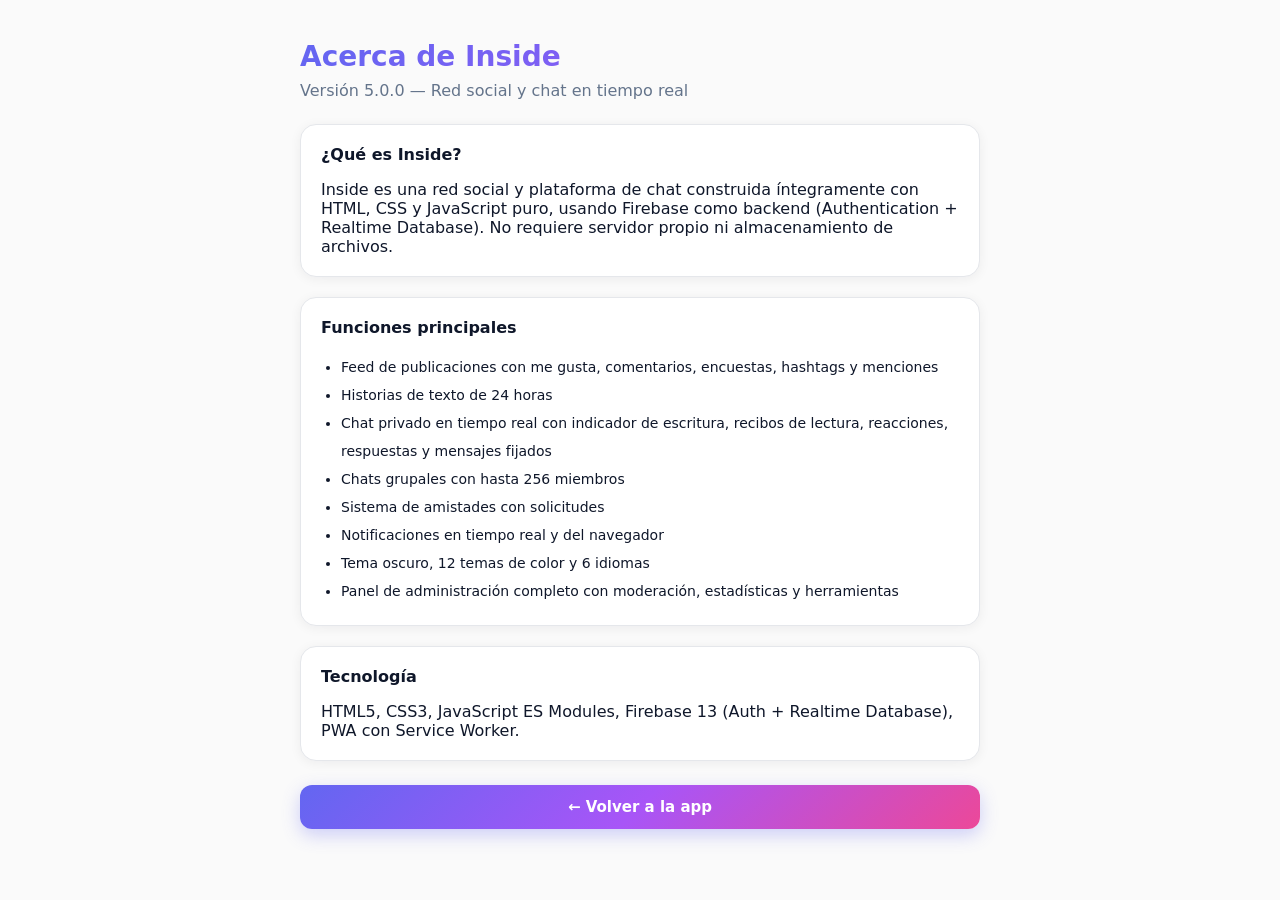
<file: about.html>
<!DOCTYPE html>
<html lang="es"><head><meta charset="UTF-8"><meta name="viewport" content="width=device-width,initial-scale=1"><title>Acerca de — Inside</title><link rel="stylesheet" href="css/style.css"></head>
<body class="app-body" style="max-width:720px;margin:0 auto;padding:40px 20px">
<h1 style="font-size:28px;font-weight:800;margin-bottom:8px;background:linear-gradient(135deg,#6366f1,#a855f7);-webkit-background-clip:text;background-clip:text;-webkit-text-fill-color:transparent">Acerca de Inside</h1>
<p style="color:#64748b;margin-bottom:24px">Versión 5.0.0 — Red social y chat en tiempo real</p>
<div class="card"><h3>¿Qué es Inside?</h3><p>Inside es una red social y plataforma de chat construida íntegramente con HTML, CSS y JavaScript puro, usando Firebase como backend (Authentication + Realtime Database). No requiere servidor propio ni almacenamiento de archivos.</p></div>
<div class="card"><h3>Funciones principales</h3><ul style="padding-left:20px;line-height:2;font-size:14px">
<li>Feed de publicaciones con me gusta, comentarios, encuestas, hashtags y menciones</li>
<li>Historias de texto de 24 horas</li>
<li>Chat privado en tiempo real con indicador de escritura, recibos de lectura, reacciones, respuestas y mensajes fijados</li>
<li>Chats grupales con hasta 256 miembros</li>
<li>Sistema de amistades con solicitudes</li>
<li>Notificaciones en tiempo real y del navegador</li>
<li>Tema oscuro, 12 temas de color y 6 idiomas</li>
<li>Panel de administración completo con moderación, estadísticas y herramientas</li>
</ul></div>
<div class="card"><h3>Tecnología</h3><p>HTML5, CSS3, JavaScript ES Modules, Firebase 13 (Auth + Realtime Database), PWA con Service Worker.</p></div>
<p style="text-align:center;margin-top:24px"><a href="home.html" class="btn-primary" style="display:inline-block;text-decoration:none">← Volver a la app</a></p>
</body></html>
</file>
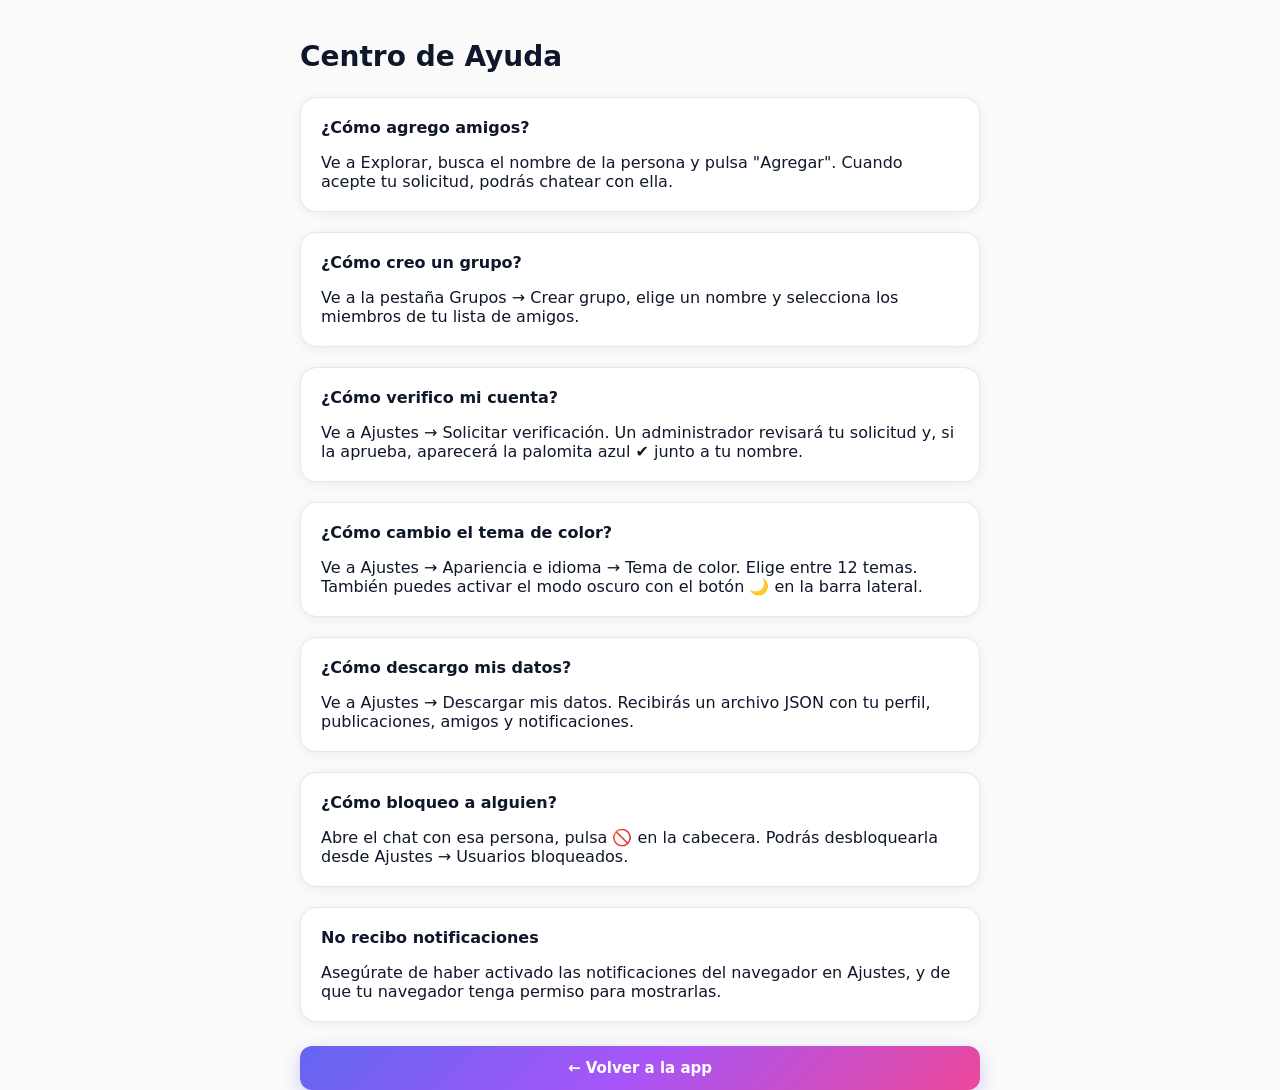
<file: help.html>
<!DOCTYPE html>
<html lang="es"><head><meta charset="UTF-8"><meta name="viewport" content="width=device-width,initial-scale=1"><title>Ayuda — Inside</title><link rel="stylesheet" href="css/style.css"></head>
<body class="app-body" style="max-width:720px;margin:0 auto;padding:40px 20px">
<h1 style="font-size:28px;font-weight:800;margin-bottom:24px">Centro de Ayuda</h1>
<div class="card"><h3>¿Cómo agrego amigos?</h3><p>Ve a Explorar, busca el nombre de la persona y pulsa "Agregar". Cuando acepte tu solicitud, podrás chatear con ella.</p></div>
<div class="card"><h3>¿Cómo creo un grupo?</h3><p>Ve a la pestaña Grupos → Crear grupo, elige un nombre y selecciona los miembros de tu lista de amigos.</p></div>
<div class="card"><h3>¿Cómo verifico mi cuenta?</h3><p>Ve a Ajustes → Solicitar verificación. Un administrador revisará tu solicitud y, si la aprueba, aparecerá la palomita azul ✔ junto a tu nombre.</p></div>
<div class="card"><h3>¿Cómo cambio el tema de color?</h3><p>Ve a Ajustes → Apariencia e idioma → Tema de color. Elige entre 12 temas. También puedes activar el modo oscuro con el botón 🌙 en la barra lateral.</p></div>
<div class="card"><h3>¿Cómo descargo mis datos?</h3><p>Ve a Ajustes → Descargar mis datos. Recibirás un archivo JSON con tu perfil, publicaciones, amigos y notificaciones.</p></div>
<div class="card"><h3>¿Cómo bloqueo a alguien?</h3><p>Abre el chat con esa persona, pulsa 🚫 en la cabecera. Podrás desbloquearla desde Ajustes → Usuarios bloqueados.</p></div>
<div class="card"><h3>No recibo notificaciones</h3><p>Asegúrate de haber activado las notificaciones del navegador en Ajustes, y de que tu navegador tenga permiso para mostrarlas.</p></div>
<p style="text-align:center;margin-top:24px"><a href="home.html" class="btn-primary" style="display:inline-block;text-decoration:none">← Volver a la app</a></p>
</body></html>
</file>
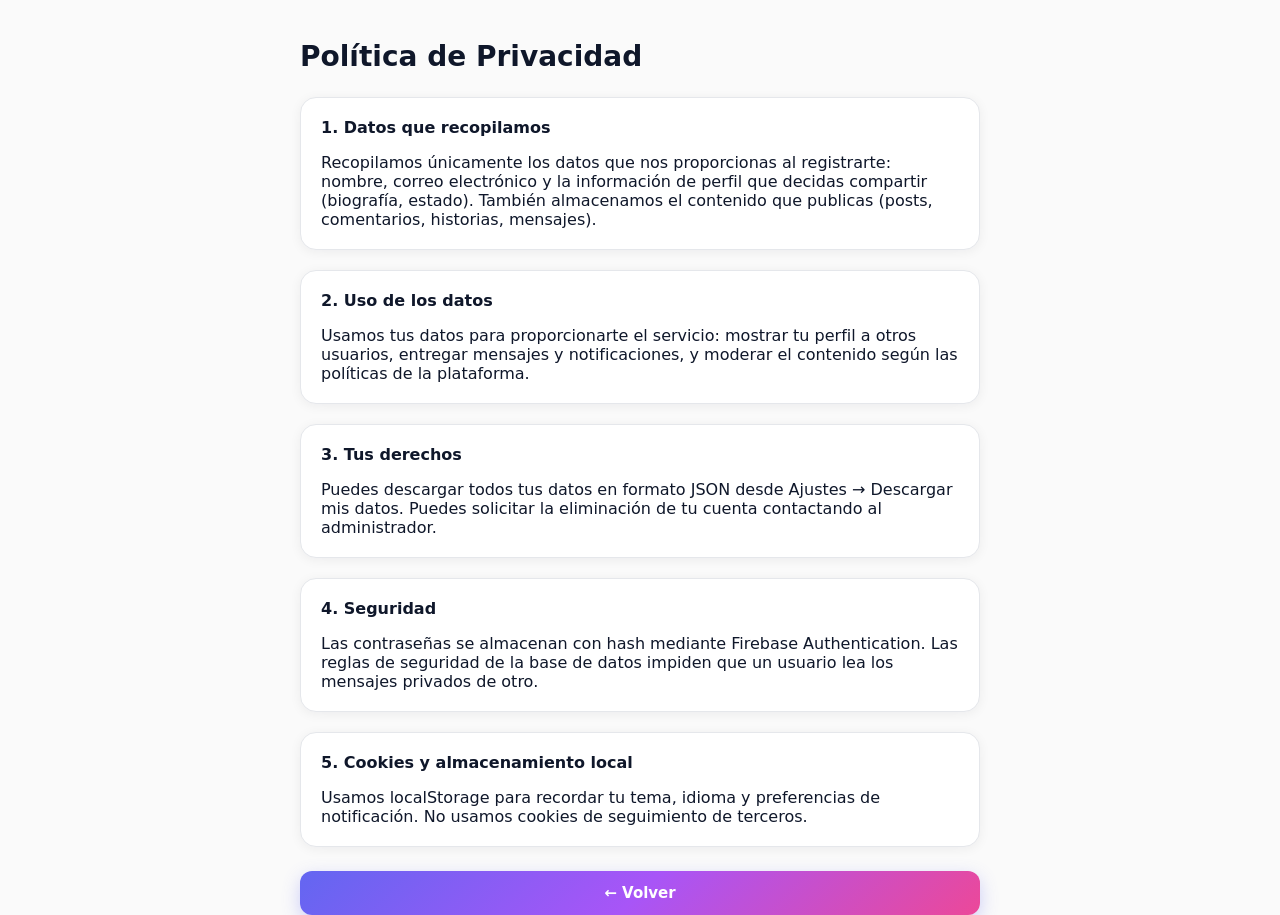
<file: privacy.html>
<!DOCTYPE html>
<html lang="es"><head><meta charset="UTF-8"><meta name="viewport" content="width=device-width,initial-scale=1"><title>Privacidad — Inside</title><link rel="stylesheet" href="css/style.css"></head>
<body class="app-body" style="max-width:720px;margin:0 auto;padding:40px 20px">
<h1 style="font-size:28px;font-weight:800;margin-bottom:24px">Política de Privacidad</h1>
<div class="card"><h3>1. Datos que recopilamos</h3><p>Recopilamos únicamente los datos que nos proporcionas al registrarte: nombre, correo electrónico y la información de perfil que decidas compartir (biografía, estado). También almacenamos el contenido que publicas (posts, comentarios, historias, mensajes).</p></div>
<div class="card"><h3>2. Uso de los datos</h3><p>Usamos tus datos para proporcionarte el servicio: mostrar tu perfil a otros usuarios, entregar mensajes y notificaciones, y moderar el contenido según las políticas de la plataforma.</p></div>
<div class="card"><h3>3. Tus derechos</h3><p>Puedes descargar todos tus datos en formato JSON desde Ajustes → Descargar mis datos. Puedes solicitar la eliminación de tu cuenta contactando al administrador.</p></div>
<div class="card"><h3>4. Seguridad</h3><p>Las contraseñas se almacenan con hash mediante Firebase Authentication. Las reglas de seguridad de la base de datos impiden que un usuario lea los mensajes privados de otro.</p></div>
<div class="card"><h3>5. Cookies y almacenamiento local</h3><p>Usamos localStorage para recordar tu tema, idioma y preferencias de notificación. No usamos cookies de seguimiento de terceros.</p></div>
<p style="text-align:center;margin-top:24px"><a href="home.html" class="btn-primary" style="display:inline-block;text-decoration:none">← Volver</a></p>
</body></html>
</file>
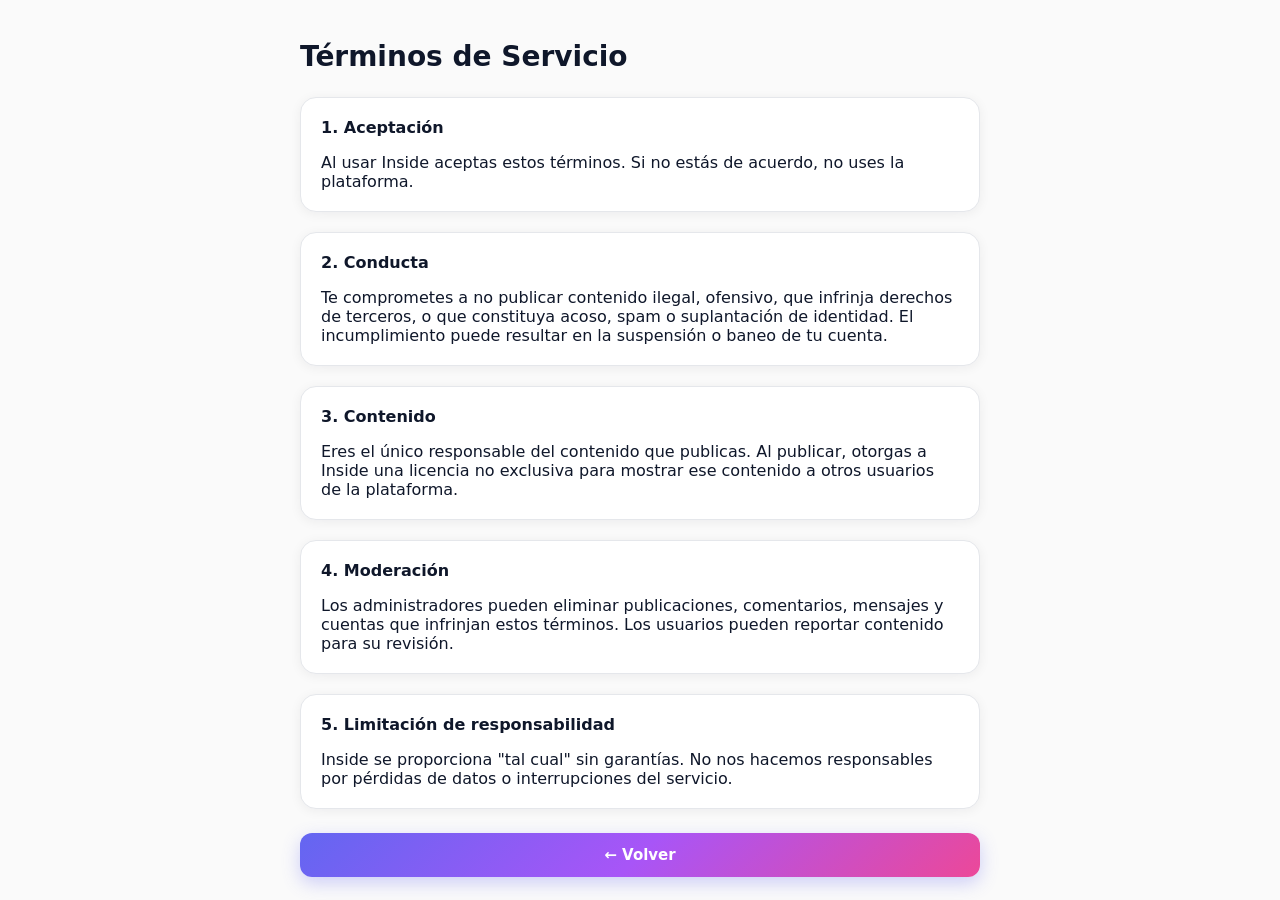
<file: terms.html>
<!DOCTYPE html>
<html lang="es"><head><meta charset="UTF-8"><meta name="viewport" content="width=device-width,initial-scale=1"><title>Términos — Inside</title><link rel="stylesheet" href="css/style.css"></head>
<body class="app-body" style="max-width:720px;margin:0 auto;padding:40px 20px">
<h1 style="font-size:28px;font-weight:800;margin-bottom:24px">Términos de Servicio</h1>
<div class="card"><h3>1. Aceptación</h3><p>Al usar Inside aceptas estos términos. Si no estás de acuerdo, no uses la plataforma.</p></div>
<div class="card"><h3>2. Conducta</h3><p>Te comprometes a no publicar contenido ilegal, ofensivo, que infrinja derechos de terceros, o que constituya acoso, spam o suplantación de identidad. El incumplimiento puede resultar en la suspensión o baneo de tu cuenta.</p></div>
<div class="card"><h3>3. Contenido</h3><p>Eres el único responsable del contenido que publicas. Al publicar, otorgas a Inside una licencia no exclusiva para mostrar ese contenido a otros usuarios de la plataforma.</p></div>
<div class="card"><h3>4. Moderación</h3><p>Los administradores pueden eliminar publicaciones, comentarios, mensajes y cuentas que infrinjan estos términos. Los usuarios pueden reportar contenido para su revisión.</p></div>
<div class="card"><h3>5. Limitación de responsabilidad</h3><p>Inside se proporciona "tal cual" sin garantías. No nos hacemos responsables por pérdidas de datos o interrupciones del servicio.</p></div>
<p style="text-align:center;margin-top:24px"><a href="home.html" class="btn-primary" style="display:inline-block;text-decoration:none">← Volver</a></p>
</body></html>
</file>
<file: css/style.css>
/* Inside v3.0 — Estilo Instagram + Tema oscuro */
:root{
  --grad:linear-gradient(45deg,#f09433,#e6683c 25%,#dc2743 50%,#cc2366 75%,#bc1888);
  --grad2:linear-gradient(135deg,#6366f1,#a855f7,#ec4899);
  --primary:#6366f1;--primary-dark:#4f46e5;--primary-light:#eef2ff;
  --bg:#fafafa;--surface:#fff;--text:#0f172a;--soft:#64748b;--border:#e5e7eb;
  --success:#10b981;--danger:#ef4444;--radius:16px;--shadow:0 2px 12px rgba(15,23,42,.06);--shadow-lg:0 12px 40px rgba(15,23,42,.12);
}
body.dark{
  --bg:#0f1419;--surface:#1c2128;--text:#e6edf3;--soft:#8b949e;--border:#30363d;
  --primary-light:rgba(99,102,241,.18);--shadow:0 2px 12px rgba(0,0,0,.4);--shadow-lg:0 12px 40px rgba(0,0,0,.5);
}
*{margin:0;padding:0;box-sizing:border-box;font-family:'Segoe UI',system-ui,-apple-system,Roboto,sans-serif}
html,body{height:100%}
body{color:var(--text);background:var(--bg);-webkit-font-smoothing:antialiased;transition:background .3s,color .3s}
.hidden{display:none!important}
button{cursor:pointer;font-family:inherit;border:none;background:none;color:inherit}
input,textarea,select{font-family:inherit;color:var(--text)}
a{color:var(--primary-dark);text-decoration:none;font-weight:600}
.verified{display:inline-block;vertical-align:-2px;margin-left:5px;flex-shrink:0}

/* Anuncio */
.announcement{position:sticky;top:0;z-index:200;background:linear-gradient(90deg,#f59e0b,#ef4444);color:#fff;padding:10px 16px;display:flex;align-items:center;justify-content:center;gap:12px;font-size:14px;font-weight:600}
.ann-close{color:#fff;font-size:16px;margin-left:auto}

/* Auth */
.auth-body{min-height:100vh;display:flex;align-items:center;justify-content:center;padding:20px;position:relative;overflow:hidden}
.auth-bg{position:fixed;inset:0;background:linear-gradient(135deg,#fdf2f8,#eff6ff,#f5f3ff);z-index:-1}
body.dark .auth-bg{background:linear-gradient(135deg,#1a1030,#0f172a,#1e1b4b)}
.blob{position:absolute;border-radius:50%;filter:blur(80px);opacity:.5;animation:float 8s ease-in-out infinite}
.b1{width:400px;height:400px;background:#f0abfc;top:-100px;left:-100px}.b2{width:350px;height:350px;background:#93c5fd;bottom:-80px;right:-80px;animation-delay:-3s}.b3{width:300px;height:300px;background:#fda4af;top:40%;left:60%;animation-delay:-5s}
@keyframes float{0%,100%{transform:translateY(0)}50%{transform:translateY(-30px)}}
.auth-wrap{width:100%;max-width:400px}
.auth-card{background:var(--surface);border-radius:24px;padding:36px 30px;box-shadow:var(--shadow-lg);border:1px solid var(--border)}
.brand-auth{text-align:center;margin-bottom:26px}
.brand-logo{width:64px;height:64px;margin:0 auto 14px;border-radius:20px;background:var(--grad);color:#fff;font-weight:800;font-size:22px;display:flex;align-items:center;justify-content:center;box-shadow:0 10px 24px rgba(220,39,67,.35)}
.brand-logo.sm{width:42px;height:42px;font-size:15px;border-radius:13px;margin:0}
.brand-auth h1{font-size:26px;background:var(--grad);-webkit-background-clip:text;background-clip:text;color:transparent}
.brand-auth p{color:var(--soft);font-size:14px;margin-top:6px}
.field{margin-bottom:16px}
.field label{display:block;font-size:13px;font-weight:600;margin-bottom:6px}
.field input,.field textarea{width:100%;padding:13px 14px;border:1.5px solid var(--border);border-radius:12px;font-size:14.5px;background:var(--bg);resize:vertical;transition:.2s}
.field input:focus,.field textarea:focus{outline:none;border-color:var(--primary);box-shadow:0 0 0 4px rgba(99,102,241,.12);background:var(--surface)}
.btn-primary{width:100%;padding:13px;background:var(--grad2);color:#fff;border-radius:12px;font-size:15px;font-weight:600;display:inline-flex;align-items:center;justify-content:center;gap:10px;transition:.2s;box-shadow:0 6px 18px rgba(99,102,241,.3)}
.btn-primary:hover{transform:translateY(-1px)}
.btn-primary:disabled{opacity:.6;cursor:not-allowed;transform:none}
.btn-primary.small{width:auto;padding:9px 18px;font-size:13.5px}
.btn-ghost{padding:8px 14px;border-radius:9px;font-size:13px;font-weight:600;background:var(--primary-light);color:var(--primary-dark);transition:.15s}
.btn-ghost:hover{filter:brightness(.95)}
.btn-danger-ghost{padding:8px 14px;border-radius:9px;font-size:13px;font-weight:600;background:#fee2e2;color:var(--danger)}
.spinner{width:16px;height:16px;border:2.5px solid rgba(255,255,255,.4);border-top-color:#fff;border-radius:50%;animation:spin .7s linear infinite}
@keyframes spin{to{transform:rotate(360deg)}}
.alert{padding:12px 14px;border-radius:10px;font-size:13.5px;margin-bottom:16px;line-height:1.4}
.alert.error{background:#fef2f2;color:#b91c1c;border:1px solid #fecaca}
body.dark .alert.error{background:rgba(239,68,68,.15);color:#fca5a5;border-color:rgba(239,68,68,.3)}
.auth-foot{text-align:center;margin-top:22px;font-size:14px;color:var(--soft)}
.app-ver{text-align:center;margin-top:18px;font-size:12px;color:#94a3b8}

/* Avatar */
.avatar{width:40px;height:40px;border-radius:50%;flex-shrink:0;background:var(--grad2);color:#fff;font-weight:700;font-size:15px;display:flex;align-items:center;justify-content:center;box-shadow:0 2px 6px rgba(99,102,241,.25)}
.avatar.big{width:88px;height:88px;font-size:32px;margin:0 auto 14px}
.avatar.sm{width:32px;height:32px;font-size:12.5px}
.avatar-ring{padding:2.5px;background:var(--grad);border-radius:50%;display:inline-flex}
.avatar-ring .avatar{box-shadow:none;border:2px solid var(--surface)}

/* App shell */
.app-body{overflow:hidden}
.app-shell{display:flex;height:100vh}
.sidebar{width:250px;flex-shrink:0;background:var(--surface);border-right:1px solid var(--border);display:flex;flex-direction:column;padding:20px 14px;gap:18px}
.brand{display:flex;align-items:center;gap:12px;padding:0 8px}
.brand-text h1{font-size:20px;background:var(--grad);-webkit-background-clip:text;background-clip:text;color:transparent}
.brand-text span{font-size:11px;color:var(--soft);text-transform:uppercase;letter-spacing:1px}
.nav{display:flex;flex-direction:column;gap:4px;flex:1}
.nav-item{display:flex;align-items:center;gap:12px;padding:11px 14px;border-radius:12px;font-size:14.5px;font-weight:500;color:var(--soft);text-align:left;transition:.15s;position:relative}
.nav-item:hover{background:var(--bg);color:var(--text)}
.nav-item.active{background:var(--primary-light);color:var(--primary-dark);font-weight:700}
.ni{font-size:18px;width:24px;text-align:center}
.nav-badge{margin-left:auto;background:var(--danger);color:#fff;font-size:11px;font-weight:700;min-width:20px;height:20px;border-radius:10px;display:flex;align-items:center;justify-content:center;padding:0 6px}
.side-user{display:flex;align-items:center;gap:8px;background:var(--bg);padding:10px 12px;border-radius:12px}
.su-info{flex:1;min-width:0}
.su-name{display:block;font-size:13.5px;font-weight:600;white-space:nowrap;overflow:hidden;text-overflow:ellipsis;display:flex;align-items:center}
.su-email{display:block;font-size:11px;color:var(--soft);white-space:nowrap;overflow:hidden;text-overflow:ellipsis}
.icon-btn{color:var(--soft);font-size:16px;padding:6px 8px;border-radius:8px;transition:.2s}
.icon-btn:hover{background:#fee2e2;color:var(--danger)}

.main{flex:1;display:flex;flex-direction:column;min-width:0;overflow-y:auto}
.topbar{display:flex;align-items:center;gap:14px;padding:16px 28px;background:var(--surface);border-bottom:1px solid var(--border);position:sticky;top:0;z-index:10}
.topbar h2{font-size:19px;flex:1}
.online-pill{display:inline-flex;align-items:center;gap:6px;font-size:12.5px;color:var(--success);font-weight:600}
.dot{width:8px;height:8px;border-radius:50%;background:var(--success);animation:pulse 2s infinite}
@keyframes pulse{0%,100%{opacity:1}50%{opacity:.35}}
.menu-toggle{display:none;font-size:20px}
.view{display:none;padding:36px 44px;max-width:900px;width:100%;margin:0 auto}
.view.active{display:block;animation:fadeIn .25s ease}
@keyframes fadeIn{from{opacity:0;transform:translateY(6px)}to{opacity:1;transform:none}}
.sec-title{font-size:13px;text-transform:uppercase;letter-spacing:.8px;color:var(--soft);margin:22px 0 12px;font-weight:700}
.empty{text-align:center;color:#94a3b8;font-size:13.5px;padding:30px 10px}
.card{background:var(--surface);border:1px solid var(--border);border-radius:var(--radius);padding:20px;margin-bottom:20px;box-shadow:var(--shadow)}
.card h3{font-size:16px;margin-bottom:16px}
.notif-head{display:flex;justify-content:space-between;align-items:center}

/* Stories */
.stories{display:flex;gap:14px;overflow-x:auto;padding:6px 2px 16px;scrollbar-width:none}
.stories::-webkit-scrollbar{display:none}
.story{display:flex;flex-direction:column;align-items:center;gap:6px;cursor:pointer;flex-shrink:0;width:72px}
.story span{font-size:11.5px;color:var(--soft);max-width:70px;white-space:nowrap;overflow:hidden;text-overflow:ellipsis}
.story-add .avatar-ring{background:var(--border)}
.story-add .avatar{background:var(--surface);color:var(--primary);border:2px dashed var(--primary)}

/* Feed */
.composer-card{background:var(--surface);border:1px solid var(--border);border-radius:var(--radius);padding:16px;margin-bottom:20px;box-shadow:var(--shadow);display:flex;flex-wrap:wrap;gap:12px;align-items:center}
.composer-card textarea{flex:1;min-width:180px;border:none;resize:none;font-size:15px;padding:10px;background:var(--bg);border-radius:12px;line-height:1.5;color:var(--text)}
.composer-card textarea:focus{outline:2px solid var(--primary)}
.comp-actions{width:100%;display:flex;justify-content:flex-end;align-items:center;gap:12px}
.char-count{font-size:12px;color:var(--soft)}
.emoji-trigger{font-size:20px;padding:6px;border-radius:8px;transition:.15s}
.emoji-trigger:hover{background:var(--bg)}
.feed-list{display:flex;flex-direction:column;gap:16px}
.post{background:var(--surface);border:1px solid var(--border);border-radius:var(--radius);box-shadow:var(--shadow);animation:fadeIn .3s ease;overflow:hidden}
.post-head{display:flex;align-items:center;gap:12px;padding:14px 18px;border-bottom:1px solid var(--border)}
.post-author{font-weight:700;font-size:14.5px;display:inline-flex;align-items:center;cursor:pointer}
.post-time{font-size:12px;color:var(--soft);display:block;margin-top:1px}
.post-text{padding:16px 18px;font-size:15px;line-height:1.6;white-space:pre-wrap;word-wrap:break-word}
.post-actions{display:flex;gap:6px;padding:10px 18px;border-top:1px solid var(--border);align-items:center;flex-wrap:wrap}
.action-btn{display:inline-flex;align-items:center;gap:6px;padding:7px 12px;border-radius:9px;font-size:13.5px;font-weight:600;color:var(--soft);transition:.15s}
.action-btn:hover{background:var(--bg)}
.action-btn.liked{color:var(--danger);background:#fef2f2}
.action-btn.saved{color:#f59e0b;background:#fffbeb}
.delete-post{margin-left:auto;color:var(--soft);font-size:13px;padding:7px 12px;border-radius:8px}
.delete-post:hover{background:#fee2e2;color:var(--danger)}

/* Comentarios */
.comments-section{padding:0 18px 14px;border-top:1px solid var(--border)}
.comment{display:flex;gap:10px;padding:8px 0;font-size:13.5px}
.comment .avatar{width:26px;height:26px;font-size:10px}
.comment b{font-weight:600;margin-right:6px}
.comment-input-row{display:flex;gap:8px;margin-top:8px}
.comment-input-row input{flex:1;padding:8px 12px;border:1.5px solid var(--border);border-radius:20px;font-size:13px;background:var(--bg);color:var(--text)}
.comment-input-row input:focus{outline:none;border-color:var(--primary)}
.comment-input-row button{padding:0 14px;border-radius:20px;background:var(--primary-light);color:var(--primary-dark);font-weight:600;font-size:13px}

/* Users */
.search-box{margin-bottom:8px}
.search-box input,.chat-search input{width:100%;padding:13px 16px;border:1.5px solid var(--border);border-radius:14px;font-size:14.5px;background:var(--surface);box-shadow:var(--shadow);color:var(--text)}
.search-box input:focus,.chat-search input:focus{outline:none;border-color:var(--primary);box-shadow:0 0 0 4px rgba(99,102,241,.12)}
.chat-search{padding:8px 12px}
.user-grid{display:grid;grid-template-columns:repeat(auto-fill,minmax(260px,1fr));gap:12px}
.user-card{background:var(--surface);border:1px solid var(--border);border-radius:14px;padding:14px;display:flex;align-items:center;gap:12px;box-shadow:var(--shadow)}
.uc-info{flex:1;min-width:0;cursor:pointer}
.uc-name{font-weight:600;font-size:14px;display:flex;align-items:center;white-space:nowrap;overflow:hidden;text-overflow:ellipsis}
.uc-meta{font-size:12px;color:var(--soft);display:block;margin-top:2px}
.uc-actions{display:flex;gap:6px;flex-shrink:0}
.status-pill{font-size:11.5px;font-weight:700;padding:4px 10px;border-radius:20px;background:var(--primary-light);color:var(--primary-dark);white-space:nowrap}
.status-pill.pending{background:#fef3c7;color:#92400e}
.status-pill.online{background:#d1fae5;color:#065f46}

/* Chat */
.chat-split{display:flex;gap:16px;height:calc(100vh - 140px);min-height:480px}
.chat-list{width:300px;flex-shrink:0;background:var(--surface);border:1px solid var(--border);border-radius:var(--radius);display:flex;flex-direction:column;overflow:hidden;box-shadow:var(--shadow)}
.panel-head{display:flex;justify-content:space-between;align-items:center;padding:14px 16px;border-bottom:1px solid var(--border)}
.panel-head h3{font-size:15px}
.link-btn{color:var(--primary-dark);font-weight:700;font-size:13px}
.dm-list{flex:1;overflow-y:auto;padding:8px}
.dm-item{display:flex;align-items:center;gap:11px;padding:10px 12px;border-radius:11px;cursor:pointer;transition:.15s;position:relative}
.dm-item:hover{background:var(--bg)}
.dm-item.active{background:var(--primary-light)}
.dm-info{flex:1;min-width:0}
.dm-name{font-weight:600;font-size:14px;display:block;white-space:nowrap;overflow:hidden;text-overflow:ellipsis;display:flex;align-items:center}
.dm-last{font-size:12px;color:var(--soft);display:block;white-space:nowrap;overflow:hidden;text-overflow:ellipsis;margin-top:2px}
.dm-unread{position:absolute;top:10px;right:12px;background:var(--danger);color:#fff;font-size:10.5px;font-weight:700;min-width:18px;height:18px;border-radius:9px;padding:0 5px;display:flex;align-items:center;justify-content:center}
.chat-conv{flex:1;background:var(--surface);border:1px solid var(--border);border-radius:var(--radius);display:flex;flex-direction:column;overflow:hidden;box-shadow:var(--shadow);min-width:0}
.conv-ph{flex:1;display:flex;flex-direction:column;align-items:center;justify-content:center;color:var(--soft);text-align:center;gap:12px}
.ph-ico{font-size:52px;opacity:.5}
.conv-active{flex:1;display:flex;flex-direction:column;min-height:0}
.conv-head{display:flex;align-items:center;gap:12px;padding:12px 16px;border-bottom:1px solid var(--border)}
.back-btn{display:none;font-size:18px}
.conv-name{display:block;font-weight:700;font-size:15px;display:flex;align-items:center}
.conv-status{display:block;font-size:12px;color:var(--success)}
.conv-status.off{color:var(--soft)}
.messages{flex:1;overflow-y:auto;padding:16px;display:flex;flex-direction:column;gap:2px;background:var(--bg)}
.msg-row{display:flex;gap:8px;margin-bottom:8px;max-width:75%;align-items:flex-end}
.msg-row.me{align-self:flex-end;flex-direction:row-reverse}
.msg-avatar{width:30px;height:30px;font-size:12px;flex-shrink:0}
.bubble{padding:9px 13px;border-radius:16px;font-size:14px;line-height:1.45;word-wrap:break-word;max-width:100%;position:relative}
.msg-row:not(.me) .bubble{background:var(--surface);border:1px solid var(--border);border-top-left-radius:4px}
.msg-row.me .bubble{background:var(--grad2);color:#fff;border-top-right-radius:4px}
.msg-time{font-size:10.5px;opacity:.7;text-align:right;margin-top:3px;display:block}
.msg-actions{display:none;gap:4px;margin-left:4px}
.msg-row:hover .msg-actions{display:flex}
.msg-actions button{font-size:11px;padding:2px 6px;border-radius:4px;background:var(--surface);border:1px solid var(--border);color:var(--soft)}
.read-receipt{font-size:10px;color:var(--success);text-align:right;margin-top:2px}
.typing-indicator{padding:4px 16px 8px;font-size:12.5px;color:var(--soft);display:flex;align-items:center;gap:8px;background:var(--bg)}
.dots{display:inline-flex;gap:3px}
.dots i{width:6px;height:6px;border-radius:50%;background:var(--soft);animation:bounce 1.2s infinite}
.dots i:nth-child(2){animation-delay:.15s}.dots i:nth-child(3){animation-delay:.3s}
@keyframes bounce{0%,60%,100%{transform:translateY(0);opacity:.5}30%{transform:translateY(-4px);opacity:1}}
.composer{display:flex;gap:10px;padding:12px 16px;border-top:1px solid var(--border);align-items:center}
.composer input{flex:1;padding:12px 15px;border:1.5px solid var(--border);border-radius:14px;font-size:14.5px;background:var(--bg);color:var(--text)}
.composer input:focus{outline:none;border-color:var(--primary);box-shadow:0 0 0 4px rgba(99,102,241,.12);background:var(--surface)}
.send-btn{width:46px;height:46px;border-radius:14px;background:var(--grad2);color:#fff;font-size:16px;box-shadow:0 6px 16px rgba(99,102,241,.3);transition:.15s}
.send-btn:hover{transform:scale(1.05)}

/* Notificaciones */
.notif-list{display:flex;flex-direction:column;gap:8px}
.notif-item{display:flex;gap:12px;align-items:center;background:var(--surface);border:1px solid var(--border);border-radius:12px;padding:14px 16px;box-shadow:var(--shadow)}
.notif-item.unread{background:var(--primary-light);border-color:var(--primary)}
.notif-ico{font-size:22px}
.notif-text{flex:1;font-size:14px}
.notif-time{font-size:11px;color:var(--soft);white-space:nowrap}

/* Profile */
.profile-card{background:var(--surface);border:1px solid var(--border);border-radius:var(--radius);padding:28px 20px;text-align:center;margin-bottom:20px;box-shadow:var(--shadow)}
.profile-card h2{font-size:22px;display:inline-flex;align-items:center;justify-content:center}
.profile-email{color:var(--soft);font-size:13.5px;margin-top:4px}
.profile-bio{margin-top:12px;font-size:14.5px;line-height:1.5}
.profile-stats{display:flex;justify-content:center;gap:36px;margin-top:22px}
.profile-stats div{display:flex;flex-direction:column}
.profile-stats b{font-size:20px;color:var(--primary-dark)}
.profile-stats span{font-size:12px;color:var(--soft);text-transform:uppercase;letter-spacing:.5px;margin-top:2px}
.save-ok{color:var(--success);font-weight:600;font-size:13.5px;margin-left:12px}

/* Modal */
.modal{position:fixed;inset:0;background:rgba(15,23,42,.6);z-index:100;display:flex;align-items:center;justify-content:center;padding:20px;animation:fadeIn .2s ease;backdrop-filter:blur(4px)}
.modal-card{background:var(--surface);border-radius:18px;width:100%;max-width:380px;max-height:80vh;display:flex;flex-direction:column;overflow:hidden;box-shadow:var(--shadow-lg)}
.modal-card.wide{max-width:480px}
.modal-head{display:flex;justify-content:space-between;align-items:center;padding:16px 20px;border-bottom:1px solid var(--border)}
.modal-head h3{font-size:16px}
.modal-body{padding:20px}
.modal-body select{width:100%;padding:10px;border-radius:8px;border:1.5px solid var(--border);background:var(--bg);color:var(--text)}
.report-desc{font-size:13.5px;color:var(--soft);margin-bottom:10px}

/* Story viewer */
.story-modal{align-items:stretch;padding:0;background:#000}
.story-viewer{max-width:420px;width:100%;margin:auto;background:linear-gradient(135deg,#1e1b4b,#312e81);color:#fff;border-radius:16px;overflow:hidden;position:relative;display:flex;flex-direction:column;min-height:70vh}
.story-progress{padding:10px;display:flex}
.story-bar{height:3px;background:rgba(255,255,255,.3);border-radius:2px;width:100%;position:relative;overflow:hidden}
.story-bar::after{content:'';position:absolute;inset:0;background:#fff;animation:storybar 5s linear forwards}
@keyframes storybar{from{width:0}to{width:100%}}
.story-head{display:flex;align-items:center;gap:10px;padding:10px 16px}
.story-head span{flex:1;font-weight:600}
.story-content{flex:1;display:flex;align-items:center;justify-content:center;padding:30px;font-size:26px;font-weight:700;text-align:center;line-height:1.4}
.story-foot{padding:16px;text-align:center;font-size:12px;opacity:.7}

/* Emoji picker */
.emoji-picker{position:fixed;bottom:80px;left:50%;transform:translateX(-50%);background:var(--surface);border:1px solid var(--border);border-radius:14px;padding:12px;display:grid;grid-template-columns:repeat(8,1fr);gap:4px;z-index:150;box-shadow:var(--shadow-lg);max-width:340px}
.emoji-picker button{font-size:22px;padding:6px;border-radius:8px;transition:.15s}
.emoji-picker button:hover{background:var(--bg)}

/* User modal body */
.ump-head{text-align:center;padding:20px}
.ump-stats{display:flex;justify-content:center;gap:24px;margin:14px 0}
.ump-stats div{text-align:center}
.ump-stats b{display:block;font-size:18px;color:var(--primary-dark)}
.ump-stats span{font-size:11px;color:var(--soft);text-transform:uppercase}
.ump-actions{display:flex;gap:8px;justify-content:center;padding:0 20px 20px;flex-wrap:wrap}
.ump-posts{padding:0 20px 20px;max-height:250px;overflow-y:auto}

/* Toast */
.toast{position:fixed;bottom:24px;left:50%;transform:translateX(-50%);background:var(--text);color:var(--bg);padding:12px 22px;border-radius:10px;font-size:14px;font-weight:500;z-index:200;box-shadow:var(--shadow-lg);animation:fadeIn .25s ease}

@media(max-width:900px){
  .sidebar{position:fixed;left:0;top:0;bottom:0;z-index:60;transform:translateX(-100%);transition:.25s;box-shadow:8px 0 30px rgba(0,0,0,.15);width:250px;background:var(--surface)}
  .sidebar.open{transform:translateX(0)}
  .menu-toggle{display:block}
  .view{padding:20px 18px}
  .topbar{padding:14px 16px}
  .chat-split{height:calc(100vh - 120px);position:relative}
  .chat-list{width:100%}
  .chat-conv{position:absolute;inset:0;transform:translateX(100%);transition:.25s}
  .chat-conv.open{transform:translateX(0)}
  .back-btn{display:block}
  .msg-row{max-width:88%}
}

/* ===== Nuevas funciones v4 ===== */
.maintenance{position:fixed;inset:0;background:#0f172a;z-index:999;display:flex;align-items:center;justify-content:center;color:#fff;text-align:center;padding:20px}
.maintenance-card{max-width:400px}
.m-ico{font-size:64px;margin-bottom:16px;animation:pulse 2s infinite}
.maintenance-card h2{font-size:24px;margin-bottom:10px}
.maintenance-card p{color:#94a3b8}
.toggle-poll{font-size:13px;font-weight:600;color:var(--primary-dark);background:var(--primary-light);padding:7px 12px;border-radius:9px;transition:.15s}
.toggle-poll:hover{filter:brightness(.95)}
.toggle-poll.active{background:var(--grad2);color:#fff}
.poll-builder{width:100%;display:flex;flex-direction:column;gap:8px;margin-top:10px}
.poll-hint{font-size:12.5px;color:var(--soft);font-weight:600}
.poll-opt{padding:9px 12px;border:1.5px solid var(--border);border-radius:9px;font-size:13.5px;background:var(--bg);color:var(--text)}
.poll-opt:focus{outline:none;border-color:var(--primary)}
.poll-options{margin-top:10px;display:flex;flex-direction:column;gap:8px}
.poll-opt-bar{border:1.5px solid var(--border);border-radius:10px;padding:10px 14px;cursor:pointer;position:relative;overflow:hidden;transition:.15s}
.poll-opt-bar:hover{border-color:var(--primary)}
.poll-opt-bar.voted{cursor:default}
.poll-fill{position:absolute;inset:0;background:var(--primary-light);width:0;transition:width .6s ease;z-index:0}
.poll-opt-bar.voted .poll-fill{background:linear-gradient(90deg,rgba(99,102,241,.15),rgba(168,85,247,.15))}
.poll-opt-label{position:relative;z-index:1;display:flex;justify-content:space-between;font-size:13.5px;font-weight:600}
.hashtag-link{color:var(--primary-dark);font-weight:700;cursor:pointer}
.mention-link{color:#a855f7;font-weight:700}
.hashtag-filter{display:flex;align-items:center;gap:10px;background:var(--primary-light);color:var(--primary-dark);padding:10px 16px;border-radius:10px;margin-bottom:14px;font-size:13.5px;font-weight:600}
.hashtag-filter button{margin-left:auto;background:var(--danger);color:#fff;padding:5px 12px;border-radius:7px;font-size:12px;font-weight:600}
.search-tabs{display:flex;gap:6px;margin:12px 0}
.stab{padding:8px 16px;border-radius:20px;font-size:13px;font-weight:600;background:var(--surface);border:1.5px solid var(--border);color:var(--soft);transition:.15s}
.stab.active{background:var(--grad2);color:#fff;border-color:transparent}
.pinned-banner{display:flex;align-items:center;gap:8px;background:linear-gradient(90deg,#fef3c7,#fde68a);padding:8px 16px;font-size:13px;font-weight:600;color:#92400e;border-bottom:1px solid var(--border)}
.pinned-banner span{flex:1;white-space:nowrap;overflow:hidden;text-overflow:ellipsis}
.reply-preview{display:flex;align-items:center;gap:10px;padding:8px 16px;background:var(--primary-light);border-top:1px solid var(--border);font-size:13px}
.reply-preview span{flex:1;color:var(--primary-dark);white-space:nowrap;overflow:hidden;text-overflow:ellipsis;border-left:3px solid var(--primary);padding-left:8px}
.msg-reactions{display:flex;gap:3px;margin-top:4px;flex-wrap:wrap}
.reaction-chip{background:var(--surface);border:1px solid var(--border);border-radius:10px;padding:1px 7px;font-size:11.5px;font-weight:700;cursor:pointer;box-shadow:0 1px 3px rgba(0,0,0,.1)}
.reaction-chip:hover{transform:scale(1.1)}
.msg-actions{display:none;gap:4px;margin-left:4px;flex-shrink:0}
.msg-row:hover .msg-actions{display:flex}
.msg-actions button{font-size:12px;padding:3px 7px;border-radius:6px;background:var(--surface);border:1px solid var(--border);color:var(--soft)}
.msg-reply-quote{font-size:11.5px;background:rgba(0,0,0,.08);border-left:3px solid var(--primary);padding:4px 8px;border-radius:4px;margin-bottom:4px;color:var(--soft);max-width:200px;white-space:nowrap;overflow:hidden;text-overflow:ellipsis}
.msg-row.me .msg-reply-quote{background:rgba(255,255,255,.2);color:rgba(255,255,255,.9)}
.setting-row{display:flex;justify-content:space-between;align-items:center;padding:14px 0;border-bottom:1px solid var(--border)}
.setting-row:last-child{border-bottom:none}
.setting-info h4{font-size:14.5px}
.setting-info p{font-size:12.5px;color:var(--soft);margin-top:2px}
.switch{position:relative;width:46px;height:26px;background:#cbd5e1;border-radius:13px;cursor:pointer;transition:.2s;flex-shrink:0}
.switch.on{background:var(--success)}
.switch::after{content:'';position:absolute;top:3px;left:3px;width:20px;height:20px;background:#fff;border-radius:50%;transition:.2s}
.switch.on::after{left:23px}
.profile-status{color:var(--primary-dark);font-size:14px;font-weight:600;margin-top:6px}
.group-card{cursor:pointer}
.group-avatar{background:linear-gradient(135deg,#0ea5e9,#6366f1)!important}
.check-row{display:flex;align-items:center;gap:10px;padding:8px 10px;border-radius:8px;cursor:pointer}
.check-row:hover{background:var(--bg)}
.check-row input{width:18px;height:18px;accent-color:var(--primary)}
.icon-btn.active{background:#fef3c7;color:#92400e}
</file>
